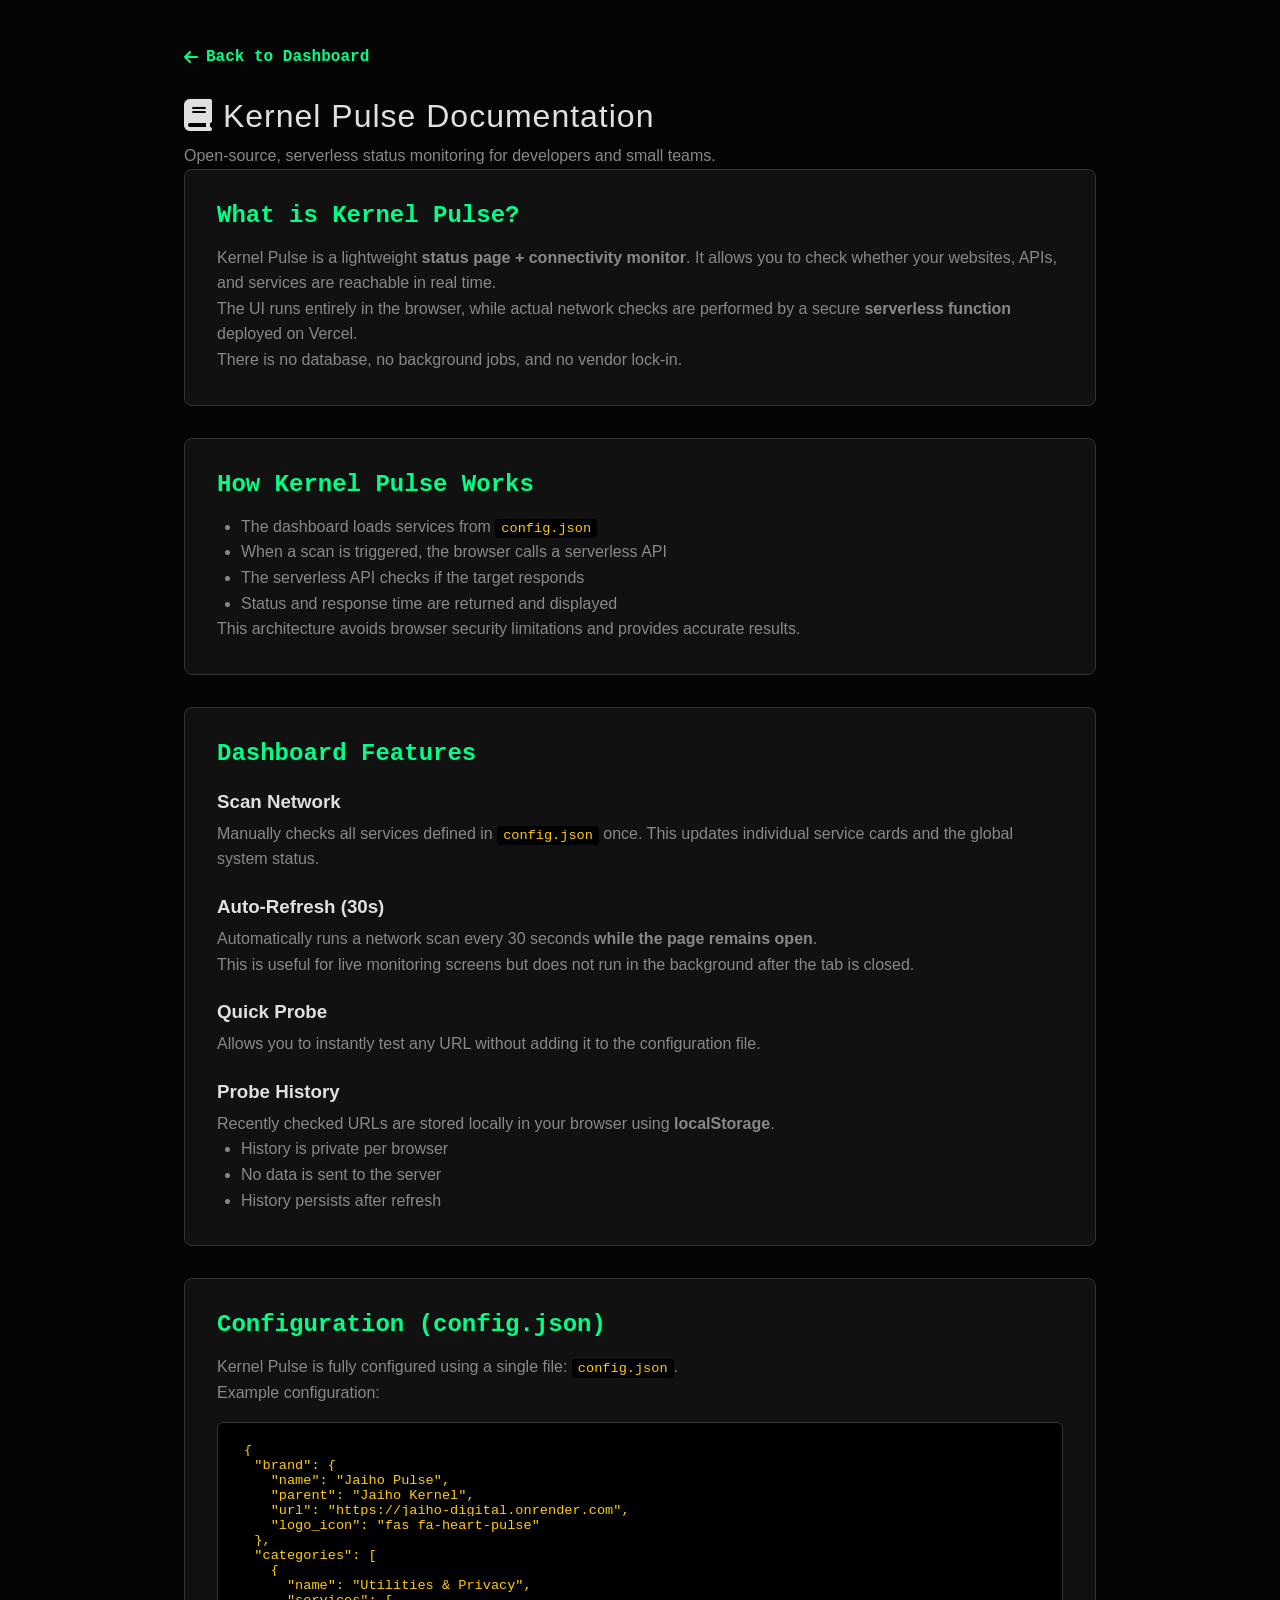
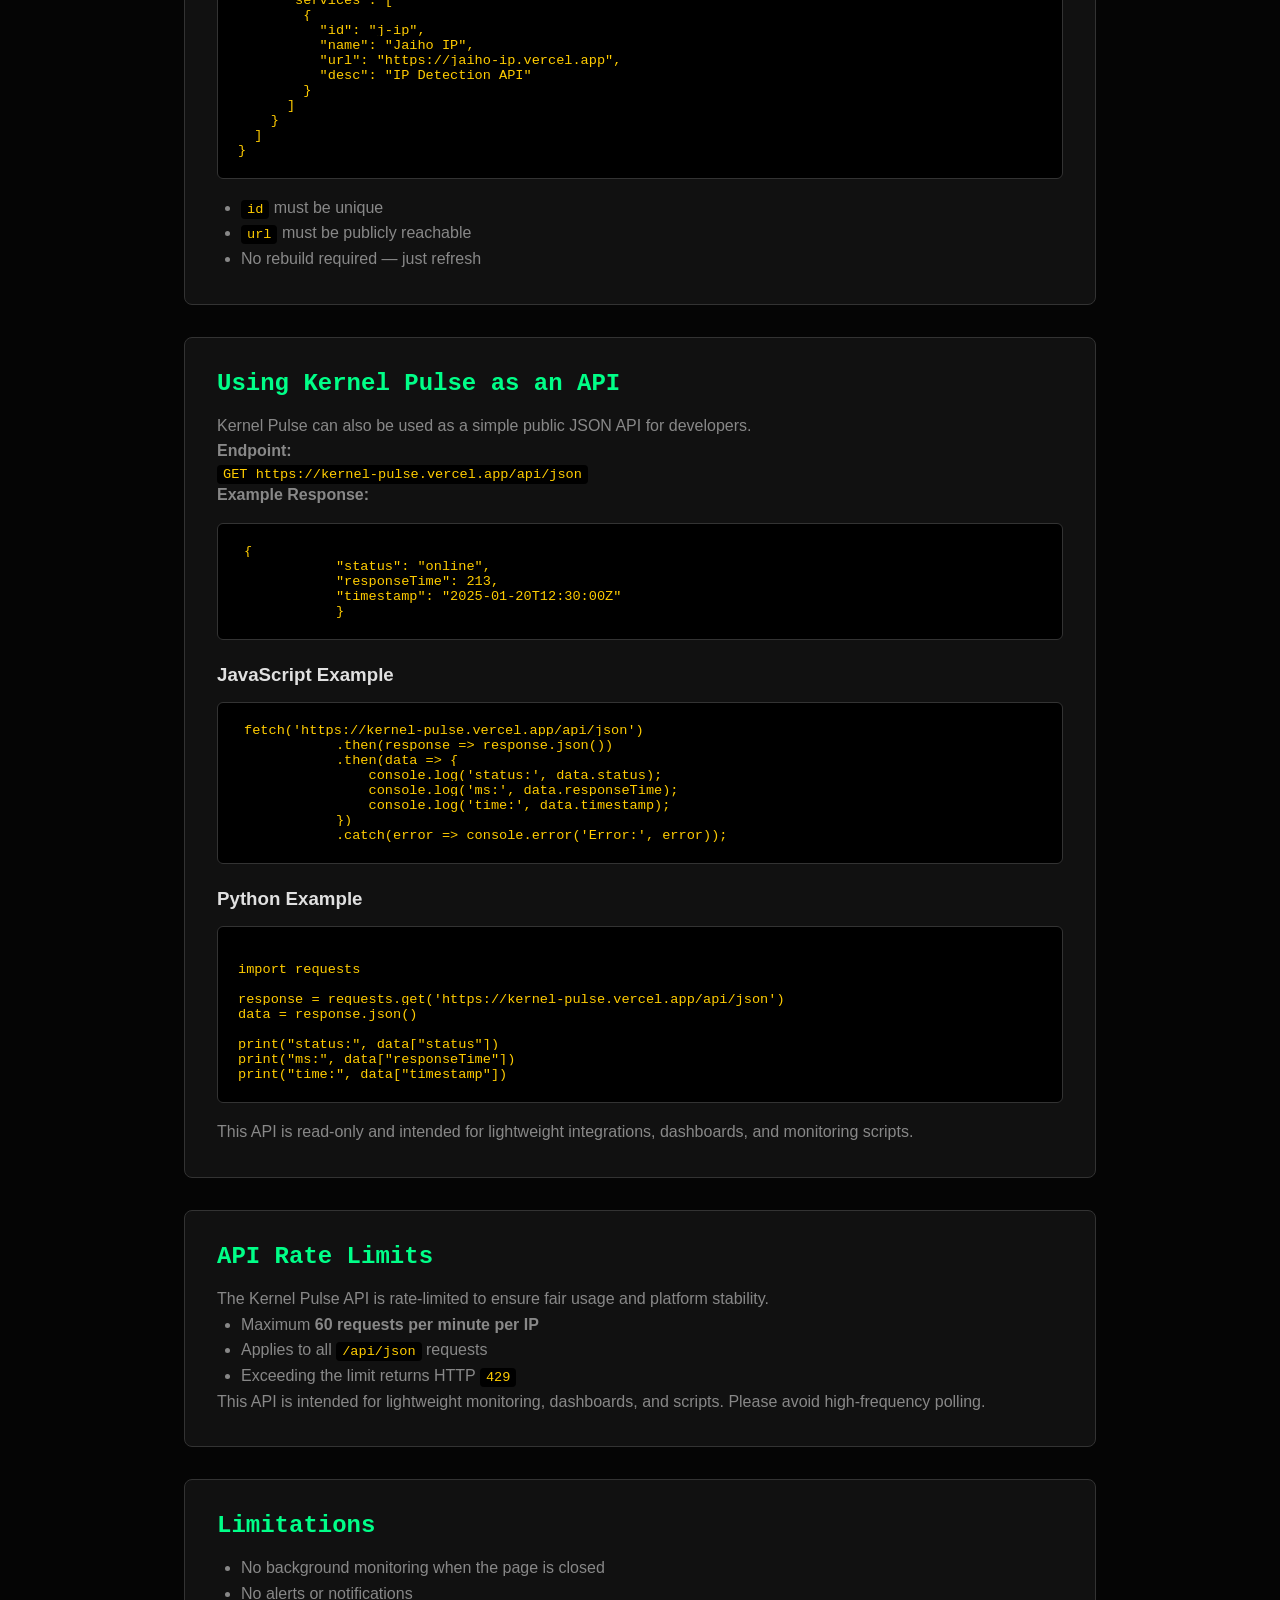
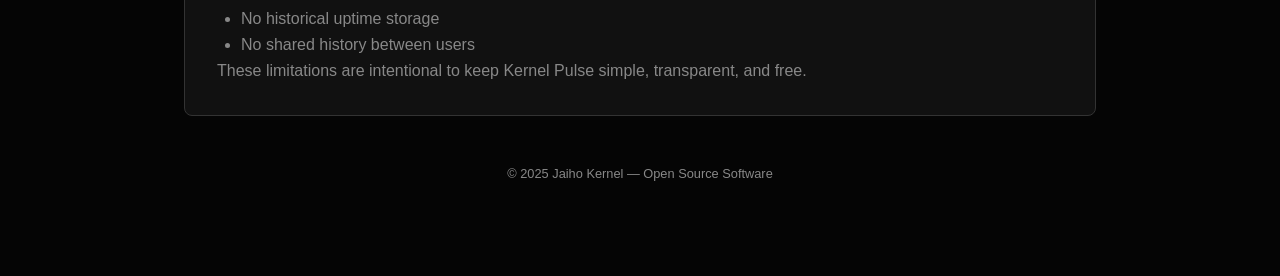
<file: docs.html>
<!DOCTYPE html>
<html lang="en">
<head>
    <meta charset="UTF-8">
    <meta name="viewport" content="width=device-width, initial-scale=1.0">
    <title>Documentation | Kernel Pulse</title>

    <link rel="stylesheet" href="style.css">
    <link rel="stylesheet" href="https://cdnjs.cloudflare.com/ajax/libs/font-awesome/6.4.0/css/all.min.css">

    <style>
        body {
            height: auto;
            overflow-y: auto;
            display: block;
        }

        .docs-container {
            max-width: 960px;
            margin: 0 auto;
            padding: 3rem 1.5rem;
        }

        .back-link {
            display: inline-flex;
            align-items: center;
            gap: 8px;
            color: var(--primary);
            text-decoration: none;
            margin-bottom: 2rem;
            font-family: var(--font-mono);
            font-weight: bold;
        }

        .doc-section {
            background: var(--panel);
            border: 1px solid var(--border);
            border-radius: 8px;
            padding: 2rem;
            margin-bottom: 2rem;
        }

        h1 {
            font-size: 2rem;
            font-weight: 300;
            margin-bottom: 0.5rem;
        }

        h2 {
            color: var(--primary);
            font-family: var(--font-mono);
            margin-bottom: 1rem;
        }

        h3 {
            margin-top: 1.5rem;
            margin-bottom: 0.5rem;
        }

        p, li {
            color: var(--text-muted);
            line-height: 1.6;
        }

        ul {
            margin-left: 1.5rem;
        }

        code {
            background: #000;
            padding: 2px 6px;
            border-radius: 4px;
            font-family: var(--font-mono);
            color: var(--warning);
            font-size: 0.85rem;
        }

        pre {
            background: #000;
            border: 1px solid var(--border);
            border-radius: 6px;
            padding: 1.25rem;
            overflow-x: auto;
            margin-top: 1rem;
            margin-bottom: 1rem;
        }

        footer {
            text-align: center;
            margin-top: 3rem;
            font-size: 0.8rem;
            color: var(--text-muted);
        }
    </style>
</head>
<body>

<div class="docs-container">

    <a href="index.html" class="back-link">
        <i class="fas fa-arrow-left"></i> Back to Dashboard
    </a>

    <h1><i class="fas fa-book"></i> Kernel Pulse Documentation</h1>
    <p>Open-source, serverless status monitoring for developers and small teams.</p>

    <!-- WHAT IS -->
    <div class="doc-section">
        <h2>What is Kernel Pulse?</h2>
        <p>
            Kernel Pulse is a lightweight <strong>status page + connectivity monitor</strong>.
            It allows you to check whether your websites, APIs, and services are reachable in real time.
        </p>
        <p>
            The UI runs entirely in the browser, while actual network checks are performed by
            a secure <strong>serverless function</strong> deployed on Vercel.
        </p>
        <p>
            There is no database, no background jobs, and no vendor lock-in.
        </p>
    </div>

    <!-- HOW IT WORKS -->
    <div class="doc-section">
        <h2>How Kernel Pulse Works</h2>
        <ul>
            <li>The dashboard loads services from <code>config.json</code></li>
            <li>When a scan is triggered, the browser calls a serverless API</li>
            <li>The serverless API checks if the target responds</li>
            <li>Status and response time are returned and displayed</li>
        </ul>
        <p>
            This architecture avoids browser security limitations and provides accurate results.
        </p>
    </div>

    <!-- DASHBOARD FEATURES -->
    <div class="doc-section">
        <h2>Dashboard Features</h2>

        <h3>Scan Network</h3>
        <p>
            Manually checks all services defined in <code>config.json</code> once.
            This updates individual service cards and the global system status.
        </p>

        <h3>Auto-Refresh (30s)</h3>
        <p>
            Automatically runs a network scan every 30 seconds
            <strong>while the page remains open</strong>.
        </p>
        <p>
            This is useful for live monitoring screens but does not run in the background
            after the tab is closed.
        </p>

        <h3>Quick Probe</h3>
        <p>
            Allows you to instantly test any URL without adding it to the configuration file.
        </p>

        <h3>Probe History</h3>
        <p>
            Recently checked URLs are stored locally in your browser using
            <strong>localStorage</strong>.
        </p>
        <ul>
            <li>History is private per browser</li>
            <li>No data is sent to the server</li>
            <li>History persists after refresh</li>
        </ul>
    </div>

    <!-- CONFIG -->
    <div class="doc-section">
        <h2>Configuration (config.json)</h2>
        <p>
            Kernel Pulse is fully configured using a single file: <code>config.json</code>.
        </p>

        <p>Example configuration:</p>

<pre><code>{
  "brand": {
    "name": "Jaiho Pulse",
    "parent": "Jaiho Kernel",
    "url": "https://jaiho-digital.onrender.com",
    "logo_icon": "fas fa-heart-pulse"
  },
  "categories": [
    {
      "name": "Utilities & Privacy",
      "services": [
        {
          "id": "j-ip",
          "name": "Jaiho IP",
          "url": "https://jaiho-ip.vercel.app",
          "desc": "IP Detection API"
        }
      ]
    }
  ]
}</code></pre>

        <ul>
            <li><code>id</code> must be unique</li>
            <li><code>url</code> must be publicly reachable</li>
            <li>No rebuild required — just refresh</li>
        </ul>
    </div>

    <!-- API -->
    <div class="doc-section">
        <h2>Using Kernel Pulse as an API</h2>
        <p>
            Kernel Pulse can also be used as a simple public JSON API for developers.
        </p>

        <p><strong>Endpoint:</strong></p>
        <code>GET https://kernel-pulse.vercel.app/api/json</code>

        <p><strong>Example Response:</strong></p>
            <pre><code>{
            "status": "online",
            "responseTime": 213,
            "timestamp": "2025-01-20T12:30:00Z"
            }</code></pre>

                    <h3>JavaScript Example</h3>
            <pre><code>fetch('https://kernel-pulse.vercel.app/api/json')
            .then(response => response.json())
            .then(data => {
                console.log('status:', data.status);
                console.log('ms:', data.responseTime);
                console.log('time:', data.timestamp);
            })
            .catch(error => console.error('Error:', error));</code></pre>

                    <h3>Python Example</h3>
            <pre><code>
import requests

response = requests.get('https://kernel-pulse.vercel.app/api/json')
data = response.json()

print("status:", data["status"])
print("ms:", data["responseTime"])
print("time:", data["timestamp"])</code></pre>

        <p>
            This API is read-only and intended for lightweight integrations,
            dashboards, and monitoring scripts.
        </p>
    </div>

    <div class="doc-section">
    <h2>API Rate Limits</h2>
    <p>
        The Kernel Pulse API is rate-limited to ensure fair usage and platform stability.
    </p>
    <ul>
        <li>Maximum <strong>60 requests per minute per IP</strong></li>
        <li>Applies to all <code>/api/json</code> requests</li>
        <li>Exceeding the limit returns HTTP <code>429</code></li>
    </ul>
    <p>
        This API is intended for lightweight monitoring, dashboards, and scripts.
        Please avoid high-frequency polling.
    </p>
</div>


    <!-- LIMITATIONS -->
    <div class="doc-section">
        <h2>Limitations</h2>
        <ul>
            <li>No background monitoring when the page is closed</li>
            <li>No alerts or notifications</li>
            <li>No historical uptime storage</li>
            <li>No shared history between users</li>
        </ul>
        <p>
            These limitations are intentional to keep Kernel Pulse simple,
            transparent, and free.
        </p>
    </div>

    <footer>
        <p>© 2025 Jaiho Kernel — Open Source Software</p>
    </footer>

</div>

</body>
</html>
</file>
<file: style.css>
:root {
    --bg: #050505;
    --panel: #111111;
    --border: #333333;
    --primary: #00ff88; /* Matrix Green */
    --danger: #ff0055;
    --warning: #ffcc00;
    --text: #e0e0e0;
    --text-muted: #888888;
    --font-mono: 'Courier New', Courier, monospace;
    --font-sans: 'Segoe UI', sans-serif;
}

* { box-sizing: border-box; margin: 0; padding: 0; }

body {
    background-color: var(--bg);
    color: var(--text);
    font-family: var(--font-sans);
    /*height: 100vh;
    overflow: hidden;*/
    min-height: 100vh;
    overflow-x: hidden;
    overflow-y: auto;
}

.terminal-container {
    display: flex;
    height: 100%;
}

/* Sidebar */
.sidebar {
    width: 280px;
    background: var(--panel);
    border-right: 1px solid var(--border);
    padding: 2rem;
    display: flex;
    flex-direction: column;
}

.brand {
    font-family: var(--font-mono);
    font-size: 1.2rem;
    font-weight: 700;
    color: var(--text);
    margin-bottom: 3rem;
    letter-spacing: -1px;
}

.pulse-status {
    background: rgba(0, 255, 136, 0.05);
    border: 1px solid var(--primary);
    padding: 1rem;
    border-radius: 4px;
    display: flex;
    align-items: center;
    gap: 15px;
    margin-bottom: 2rem;
    font-family: var(--font-mono);
    font-size: 0.9rem;
    color: var(--primary);
}

.pulse-status.error {
    border-color: var(--danger);
    color: var(--danger);
    background: rgba(255, 0, 85, 0.05);
}

.beacon {
    width: 10px; height: 10px;
    background: currentColor;
    border-radius: 50%;
    box-shadow: 0 0 10px currentColor;
    animation: pulse 1.5s infinite;
}

@keyframes pulse {
    0% { opacity: 1; transform: scale(1); }
    50% { opacity: 0.5; transform: scale(0.8); }
    100% { opacity: 1; transform: scale(1); }
}

.menu a {
    display: flex; align-items: center; gap: 10px;
    color: var(--text-muted);
    text-decoration: none;
    padding: 10px 0;
    font-size: 0.95rem;
    transition: 0.2s;
}

.menu a:hover, .menu a.active { color: var(--text); }
.footer-info { margin-top: auto; font-size: 0.75rem; color: var(--text-muted); opacity: 0.5; }

/* Dashboard */
.dashboard {
    flex: 1;
    padding: 3rem;
    overflow-y: auto;
}

header {
    margin-bottom: 3rem;
    border-bottom: 1px solid var(--border);
    padding-bottom: 1rem;
    display: flex;
    justify-content: space-between;
    align-items: end;
}

h1 { font-weight: 300; letter-spacing: 1px; }
.last-checked { font-family: var(--font-mono); font-size: 0.85rem; color: var(--text-muted); }

/* Grid of Cards */
.category-title {
    font-size: 0.8rem;
    text-transform: uppercase;
    color: var(--text-muted);
    margin-bottom: 1rem;
    margin-top: 2rem;
    letter-spacing: 1px;
    font-weight: 600;
}

.grid {
    display: grid;
    grid-template-columns: repeat(auto-fill, minmax(300px, 1fr));
    gap: 1.5rem;
}

.card {
    background: var(--panel);
    border: 1px solid var(--border);
    border-radius: 6px;
    padding: 1.5rem;
    transition: all 0.3s ease;
    position: relative;
    overflow: hidden;
}

.card:hover { border-color: var(--text-muted); transform: translateY(-2px); }

.card-header {
    display: flex; justify-content: space-between; align-items: center;
    margin-bottom: 0.5rem;
}

.card h3 { font-size: 1rem; font-weight: 600; }
.card p { font-size: 0.85rem; color: var(--text-muted); }

.status-indicator {
    font-family: var(--font-mono);
    font-size: 0.75rem;
    padding: 4px 8px;
    border-radius: 4px;
    background: #222;
}

.status-indicator.up { color: var(--primary); background: rgba(0, 255, 136, 0.1); }
.status-indicator.down { color: var(--danger); background: rgba(255, 0, 85, 0.1); }
.status-indicator.loading { color: var(--warning); }

.response-time {
    margin-top: 1rem;
    font-size: 0.75rem;
    color: var(--text-muted);
    font-family: var(--font-mono);
}

/* Probe Layout */
.probe-layout {
    display: grid;
    grid-template-columns: 1fr 220px;
    gap: 1.5rem;
    align-items: flex-start;
}

/* History Panel */
.probe-history {
    background: #000;
    border: 1px solid var(--border);
    border-radius: 6px;
    padding: 0.75rem;
    font-family: var(--font-mono);
}

.probe-history h4 {
    font-size: 0.7rem;
    text-transform: uppercase;
    letter-spacing: 1px;
    color: var(--text-muted);
    margin-bottom: 0.5rem;
}

/* History List */
.probe-history ul {
    list-style: none;
    max-height: 120px;
    overflow-y: auto;
}

.probe-history li {
    font-size: 0.75rem;
    color: var(--primary);
    padding: 4px 0;
    cursor: pointer;
    white-space: nowrap;
    overflow: hidden;
    text-overflow: ellipsis;
}

.probe-history li:hover {
    text-decoration: underline;
}

/* Scrollbar (subtle) */
.probe-history ul::-webkit-scrollbar {
    width: 4px;
}
.probe-history ul::-webkit-scrollbar-thumb {
    background: var(--border);
}


/* Mobile */
@media (max-width: 768px) {
    /*.terminal-container { flex-direction: column; overflow: auto; }*/
    .terminal-container {
        flex-direction: column;
        height: auto;
    }
    /*.sidebar { width: 100%; height: auto; padding: 1rem; border-right: none; border-bottom: 1px solid var(--border); }
    .dashboard { padding: 1.5rem; }*/
    .sidebar {
        width: 100%;
        padding: 1rem;
        border-right: none;
        border-bottom: 1px solid var(--border);
    }

    .brand {
        margin-bottom: 1rem;
        text-align: center;
    }
    .pulse-status {
        justify-content: center;
        margin-bottom: 1rem;
    }

    .controls-panel {
        justify-content: center;
        margin-bottom: 1rem;
    }
    .btn-scan {
        font-size: 0.9rem;
        padding: 14px;
    }

    .menu {
        display: flex;
        justify-content: space-around;
        margin-top: 1rem;
    }

    .menu a {
        padding: 6px;
        font-size: 0.8rem;
    }
    .dashboard {
        padding: 1.2rem;
    }

    header {
        flex-direction: column;
        align-items: flex-start;
        gap: 10px;
    }

    h1 {
        font-size: 1.2rem;
    }

    .grid {
        grid-template-columns: 1fr;
    }

    .card {
        padding: 1.2rem;
    }

    .probe-form {
        flex-direction: column;
    }

    .probe-form button {
        padding: 12px;
        width: 100%;
    }
    .probe-layout {
        grid-template-columns: 1fr;
    }

    .probe-history {
        margin-top: 1rem;
    }
}

button, input {
    touch-action: manipulation;
}

/* ... Keep your existing root variables ... */

/* New Scan Button */
.btn-scan {
    background: transparent;
    border: 1px solid var(--primary);
    color: var(--primary);
    padding: 12px;
    width: 100%;
    font-family: var(--font-mono);
    font-weight: bold;
    cursor: pointer;
    margin-bottom: 2rem;
    transition: 0.3s;
    display: flex; justify-content: center; align-items: center; gap: 10px;
}
.btn-scan:hover { background: rgba(0, 255, 136, 0.1); box-shadow: 0 0 15px rgba(0,255,136,0.2); }
.btn-scan:active { transform: scale(0.98); }

/* Auto Refresh Toggle */
.controls-panel {
    display: flex; align-items: center; gap: 10px;
    margin-bottom: 1rem; color: var(--text-muted); font-size: 0.8rem;
}

.toggle-switch { position: relative; display: inline-block; width: 40px; height: 20px; }
.toggle-switch input { opacity: 0; width: 0; height: 0; }
.slider {
    position: absolute; cursor: pointer;
    top: 0; left: 0; right: 0; bottom: 0;
    background-color: #333; transition: .4s; border-radius: 20px;
}
.slider:before {
    position: absolute; content: "";
    height: 14px; width: 14px; left: 3px; bottom: 3px;
    background-color: white; transition: .4s; border-radius: 50%;
}
input:checked + .slider { background-color: var(--primary); }
input:checked + .slider:before { transform: translateX(20px); }

/* Modal Styles */
.modal {
    display: none; position: fixed; z-index: 100;
    left: 0; top: 0; width: 100%; height: 100%;
    background-color: rgba(0,0,0,0.8);
    backdrop-filter: blur(5px);
}
.modal-content {
    background-color: var(--panel);
    margin: 10% auto; padding: 2rem;
    border: 1px solid var(--primary);
    width: 90%; max-width: 500px;
    color: var(--text);
    border-radius: 8px;
    position: relative;
    box-shadow: 0 0 30px rgba(0,255,136,0.1);
}
.close-modal {
    position: absolute; top: 10px; right: 20px;
    color: var(--text-muted); font-size: 28px; font-weight: bold; cursor: pointer;
}
.close-modal:hover { color: var(--primary); }
.modal h2 { margin-bottom: 1rem; color: var(--primary); }
.modal h3 { margin-top: 1.5rem; margin-bottom: 0.5rem; font-size: 1rem; }
.modal ol { margin-left: 1.5rem; margin-bottom: 1.5rem; color: var(--text-muted); }
.modal li { margin-bottom: 0.5rem; }
.btn-modal {
    display: inline-block; background: var(--primary); color: #000;
    padding: 10px 20px; text-decoration: none; font-weight: bold;
    border-radius: 4px; font-family: var(--font-mono);
}

/* ... Previous CSS ... */

/* Quick Probe Panel */
.quick-probe-panel {
    background: rgba(0, 255, 136, 0.03);
    border: 1px dashed var(--border);
    border-radius: 6px;
    padding: 1.5rem;
    margin-bottom: 2rem;
}

.probe-header h3 { font-size: 1rem; color: var(--primary); margin-bottom: 0.2rem; }
.probe-header p { font-size: 0.8rem; color: var(--text-muted); margin-bottom: 1rem; }

.probe-form { display: flex; gap: 10px; }

.probe-form input {
    flex: 1;
    background: #000;
    border: 1px solid var(--border);
    color: var(--primary);
    padding: 10px 15px;
    font-family: var(--font-mono);
    border-radius: 4px;
    outline: none;
}
.probe-form input:focus { border-color: var(--primary); }

.probe-form button {
    background: var(--panel);
    border: 1px solid var(--primary);
    color: var(--primary);
    padding: 0 20px;
    font-weight: bold;
    cursor: pointer;
    border-radius: 4px;
    transition: 0.2s;
}
.probe-form button:hover { background: var(--primary); color: #000; }

.probe-result {
    margin-top: 1rem;
    padding: 10px;
    background: #000;
    border-radius: 4px;
    font-family: var(--font-mono);
    font-size: 0.9rem;
    display: flex; align-items: center; gap: 10px;
    border-left: 3px solid transparent;
}
.probe-result.hidden { display: none; }

.probe-result.success { border-color: var(--primary); color: var(--primary); }
.probe-result.error { border-color: var(--danger); color: var(--danger); }
.probe-result.loading { border-color: var(--warning); color: var(--warning); }
</file>
